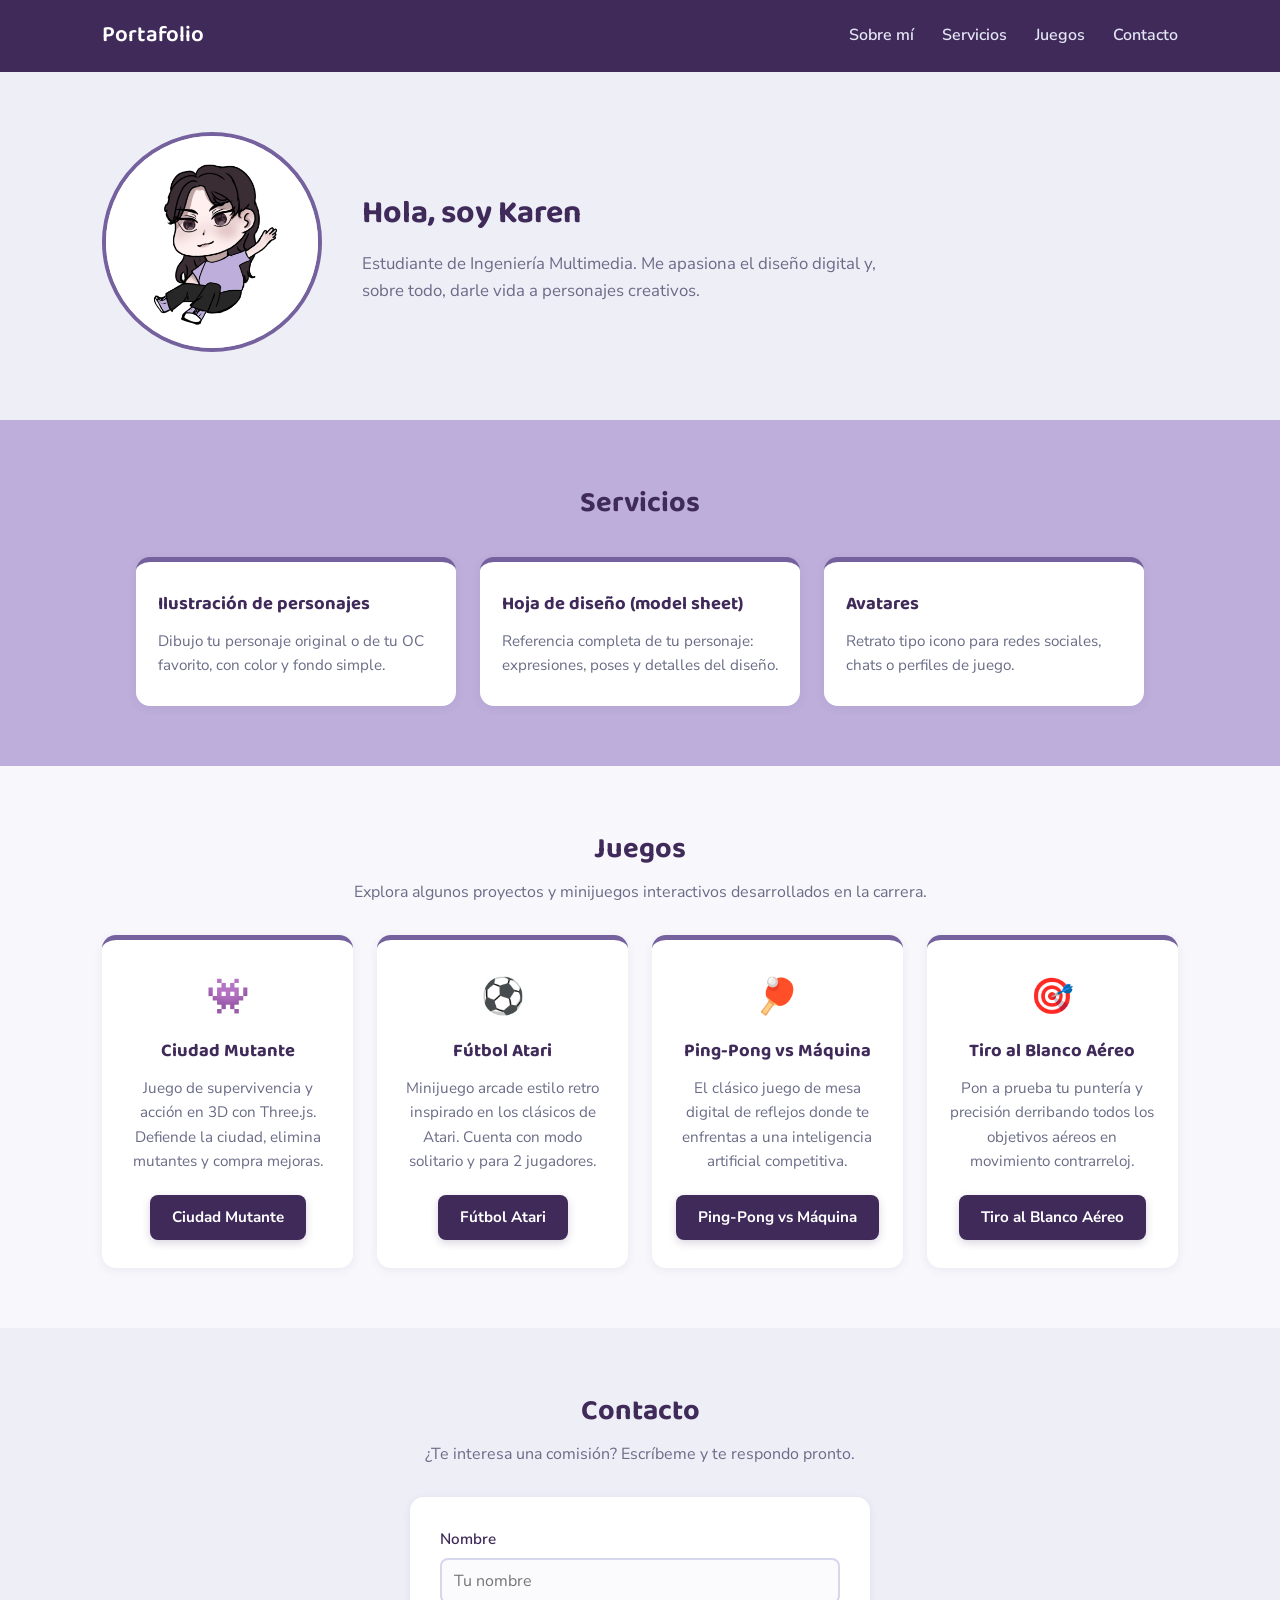
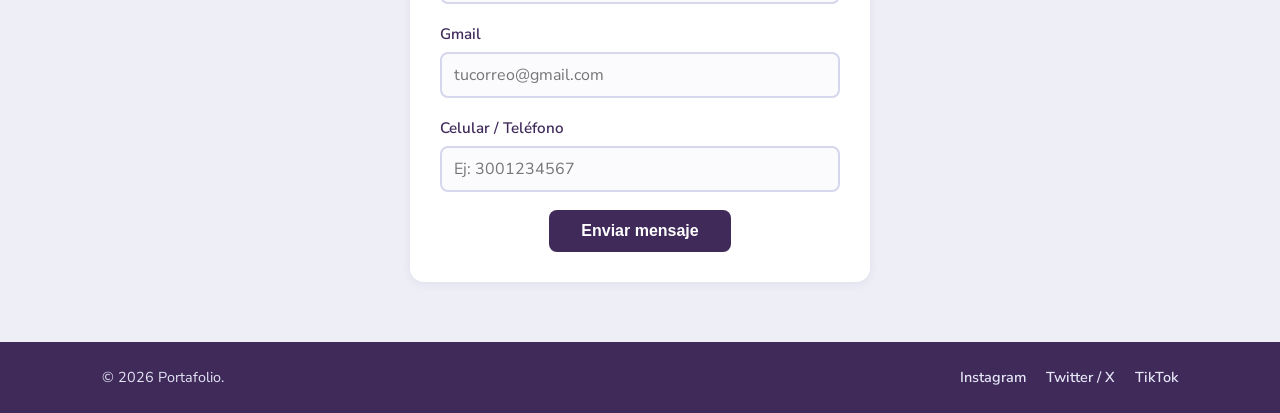
<file: index.html>
<!DOCTYPE html>
<html lang="es">
<head>
  <meta charset="UTF-8">
  <meta name="viewport" content="width=device-width, initial-scale=1.0">
  <title>Mi Portafolio · Ilustración de Personajes</title>
  <link rel="preconnect" href="https://fonts.googleapis.com">
  <link href="https://fonts.googleapis.com/css2?family=Baloo+2:wght@500;600;700&family=Nunito+Sans:wght@400;600;700&display=swap" rel="stylesheet">
  <link rel="stylesheet" href="styles.css">
  <style>
    /* Estilos dedicados para la sección de Juegos */
    .juegos {
      background-color: #F8F7FC;
    }
    .juegos h2 {
      color: #3f2a5a;
      font-size: 1.8rem;
      margin-bottom: 8px;
      text-align: center;
    }
    .juegos-intro {
      text-align: center;
      color: #6A6C87;
      margin-bottom: 30px;
    }
    .tarjetas-juegos {
      display: flex;
      flex-wrap: wrap;
      gap: 24px;
      justify-content: center;
    }
    .tarjeta-juego {
      display: flex;
      flex-direction: column;
      align-items: center;
      text-align: center;
      transition: transform 0.25s ease, box-shadow 0.25s ease;
    }
    .tarjeta-juego:hover {
      transform: translateY(-6px);
      box-shadow: 0 8px 24px rgba(58, 62, 108, 0.16);
    }
    .juego-icono {
      font-size: 2.2rem;
      margin-bottom: 12px;
      display: block;
    }
    .tarjeta-juego h3 {
      color: #3f2a5a;
      font-size: 1.15rem;
      margin-bottom: 10px;
    }
    .tarjeta-juego p {
      color: #6A6C87;
      font-size: 0.95rem;
      margin-bottom: 22px;
      flex-grow: 1;
    }
    .btn-juego {
      display: inline-block;
      padding: 10px 22px;
      background-color: #3f2a5a !important;
      color: #ffffff !important;
      font-size: 0.95rem;
      font-weight: 700;
      border-radius: 8px;
      text-decoration: none !important;
      box-shadow: 0 3px 8px rgba(63, 42, 90, 0.2);
      transition: background-color 0.2s ease, transform 0.2s ease;
      cursor: pointer;
    }
    .btn-juego:hover,
    .btn-juego:focus-visible {
      background-color: #75619d !important;
      color: #ffffff !important;
      transform: scale(1.04);
    }
  </style>
</head>
<body>

  <header class="site-header">
    <nav class="navbar">
      <p class="logo">Portafolio</p>
      <ul class="nav-links">
        <li><a href="#sobre-mi">Sobre mí</a></li>
        <li><a href="#servicios">Servicios</a></li>
        <li><a href="#juegos">Juegos</a></li>
        <li><a href="#contacto">Contacto</a></li>
      </ul>
    </nav>
  </header>

  <main>

    <section id="sobre-mi" class="sobre-mi">
      <div class="avatar-container">
        <img src="avatar.jpeg" alt="Foto o avatar de la ilustradora" class="avatar">
      </div>
      <div class="sobre-mi-texto">
        <h1>Hola, soy Karen</h1>
        <p>Estudiante de Ingeniería Multimedia. Me apasiona el diseño digital y, sobre todo, darle vida a personajes creativos.</p>
      </div>
    </section>

    <section id="servicios" class="servicios">
      <h2>Servicios</h2>
      <div class="tarjetas">

        <article class="tarjeta">
          <h3>Ilustración de personajes</h3>
          <p>Dibujo tu personaje original o de tu OC favorito, con color y fondo simple.</p>
        </article>

        <article class="tarjeta">
          <h3>Hoja de diseño (model sheet)</h3>
          <p>Referencia completa de tu personaje: expresiones, poses y detalles del diseño.</p>
        </article>

        <article class="tarjeta">
          <h3>Avatares</h3>
          <p>Retrato tipo icono para redes sociales, chats o perfiles de juego.</p>
        </article>

      </div>
    </section>

    <section id="juegos" class="juegos">
      <h2>Juegos</h2>
      <p class="juegos-intro">Explora algunos proyectos y minijuegos interactivos desarrollados en la carrera.</p>
      <div class="tarjetas tarjetas-juegos">

        <article class="tarjeta tarjeta-juego">
          <div class="juego-icono">👾</div>
          <h3>Ciudad Mutante</h3>
          <p>Juego de supervivencia y acción en 3D con Three.js. Defiende la ciudad, elimina mutantes y compra mejoras.</p>
          <a href="Ciudad Mutante.html" class="btn-juego" style="display: inline-block; padding: 10px 22px; background-color: #3f2a5a; color: #ffffff; font-weight: 700; border-radius: 8px; text-decoration: none;">Ciudad Mutante</a>
        </article>

        <article class="tarjeta tarjeta-juego">
          <div class="juego-icono">⚽</div>
          <h3>Fútbol Atari</h3>
          <p>Minijuego arcade estilo retro inspirado en los clásicos de Atari. Cuenta con modo solitario y para 2 jugadores.</p>
          <a href="Fútbol Atari.html" class="btn-juego" style="display: inline-block; padding: 10px 22px; background-color: #3f2a5a; color: #ffffff; font-weight: 700; border-radius: 8px; text-decoration: none;">Fútbol Atari</a>
        </article>

        <article class="tarjeta tarjeta-juego">
          <div class="juego-icono">🏓</div>
          <h3>Ping-Pong vs Máquina</h3>
          <p>El clásico juego de mesa digital de reflejos donde te enfrentas a una inteligencia artificial competitiva.</p>
          <a href="Ping-pong contra la máquina.html" class="btn-juego" style="display: inline-block; padding: 10px 22px; background-color: #3f2a5a; color: #ffffff; font-weight: 700; border-radius: 8px; text-decoration: none;">Ping-Pong vs Máquina</a>
        </article>

        <article class="tarjeta tarjeta-juego">
          <div class="juego-icono">🎯</div>
          <h3>Tiro al Blanco Aéreo</h3>
          <p>Pon a prueba tu puntería y precisión derribando todos los objetivos aéreos en movimiento contrarreloj.</p>
          <a href="Tiro al blanco aéreo (1).html" class="btn-juego" style="display: inline-block; padding: 10px 22px; background-color: #3f2a5a; color: #ffffff; font-weight: 700; border-radius: 8px; text-decoration: none;">Tiro al Blanco Aéreo</a>
        </article>

      </div>
    </section>

    <section id="contacto" class="contacto">
      <h2>Contacto</h2>
      <p class="contacto-intro">¿Te interesa una comisión? Escríbeme y te respondo pronto.</p>

      <form class="formulario-contacto" action="#" method="post">
        <div class="campo">
          <label for="nombre">Nombre</label>
          <input type="text" id="nombre" name="nombre" placeholder="Tu nombre" required>
        </div>

        <div class="campo">
          <label for="gmail">Gmail</label>
          <input type="email" id="gmail" name="gmail" placeholder="tucorreo@gmail.com" required>
        </div>

        <div class="campo">
          <label for="celular">Celular / Teléfono</label>
          <input type="tel" id="celular" name="celular" placeholder="Ej: 3001234567">
        </div>

        <button type="submit">Enviar mensaje</button>
      </form>
    </section>

  </main>

  <footer class="site-footer">
    <p>&copy; 2026 Portafolio. </p>
    <ul class="redes">
      <li><a href="#">Instagram</a></li>
      <li><a href="#">Twitter / X</a></li>
      <li><a href="#">TikTok</a></li>
    </ul>
  </footer>

</body>
</html>
</file>
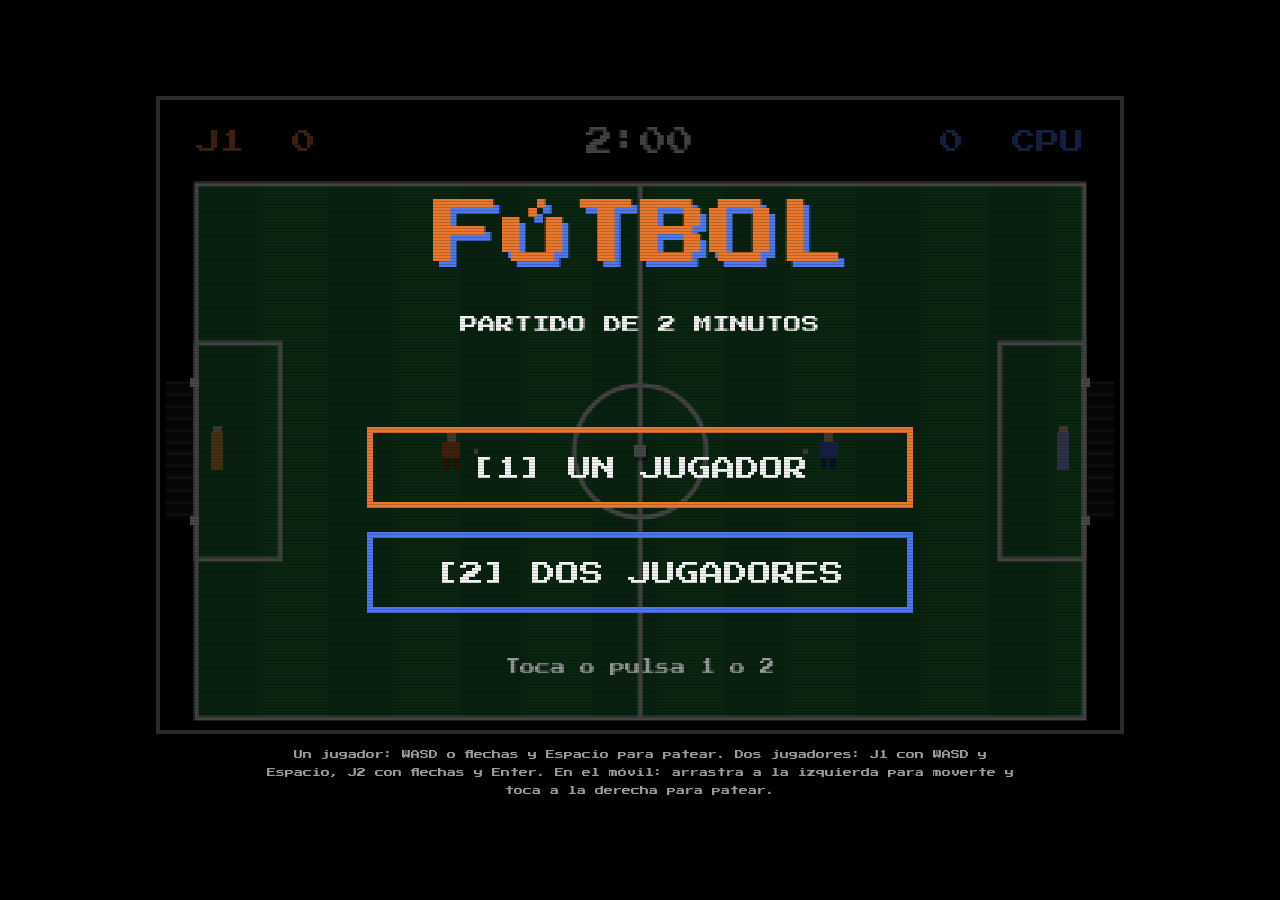
<file: Fútbol Atari.html>
<!DOCTYPE html>
<html lang="es">
<head>
<meta charset="utf-8">
<meta name="viewport" content="width=device-width, initial-scale=1, viewport-fit=cover">
<title>Fútbol Atari</title>
<link href="https://fonts.googleapis.com/css2?family=Press+Start+2P&display=swap" rel="stylesheet">
<style>
:root{--bg:#000;--fg:#f2f2f2;--dim:#9a9a9a;color-scheme:dark;box-sizing:border-box;padding-top:env(safe-area-inset-top,0px);padding-bottom:env(safe-area-inset-bottom,0px)}
@media (prefers-color-scheme:dark){:root:not([data-theme="light"]){--bg:#000;--fg:#f2f2f2;--dim:#9a9a9a}}
:root[data-theme="dark"]{--bg:#000;--fg:#f2f2f2;--dim:#9a9a9a}
html{scroll-padding-top:env(safe-area-inset-top,0px)}
html,body{height:100%;margin:0}
body{background:var(--bg);color:var(--fg);font-family:'Press Start 2P',monospace;display:flex;flex-direction:column;align-items:center;justify-content:center;gap:16px;padding:8px;box-sizing:border-box}
.wrap{position:relative;width:min(100%,960px)}
canvas{display:block;width:100%;aspect-ratio:640/420;image-rendering:pixelated;touch-action:none;background:#000;outline:4px solid #2a2a2a}
.wrap::after{content:"";position:absolute;inset:0;pointer-events:none;background:repeating-linear-gradient(0deg,rgba(0,0,0,.18) 0 1px,transparent 1px 3px)}
p{font-size:9px;line-height:2;color:var(--dim);text-align:center;margin:0;max-width:760px}
</style>
</head>
<body>
<div class="wrap"><canvas id="c" width="640" height="420"></canvas></div>
<p>Un jugador: WASD o flechas y Espacio para patear. Dos jugadores: J1 con WASD y Espacio, J2 con flechas y Enter. En el móvil: arrastra a la izquierda para moverte y toca a la derecha para patear.</p>
<script>
const cv=document.getElementById('c'),ctx=cv.getContext('2d');
const W=640,H=420,L=24,R=616,TP=56,B=412,CY=(TP+B)/2,GY1=CY-46,GY2=CY+46;
const C1='#e8782e',C2='#4c78f0';
let mode='menu',solo=true,score=[0,0],frames=7200,pause=0,keys={};
const touch={x:0,y:0,kick:0,id:null,kid:null,ox:0,oy:0};
const ball={x:0,y:0,vx:0,vy:0};
const mk=t=>({t,x:0,y:0,fx:t?-1:1,fy:0,vx:0,vy:0,cool:0});
const P=[mk(0),mk(1)],GK=[mk(0),mk(1)];
let ac;
function beep(f,d,type='square',v=.06){try{ac=ac||new(window.AudioContext||window.webkitAudioContext)();const o=ac.createOscillator(),g=ac.createGain();o.type=type;o.frequency.value=f;g.gain.value=v;o.connect(g);g.connect(ac.destination);o.start();o.stop(ac.currentTime+d)}catch(e){}}
function jingle(a){a.forEach((f,i)=>setTimeout(()=>beep(f,.14),i*130))}

function reset(){
  ball.x=(L+R)/2;ball.y=CY;ball.vx=ball.vy=0;
  P[0].x=L+170;P[1].x=R-170;
  P.forEach(p=>{p.y=CY;p.vx=p.vy=0;p.fx=p.t?-1:1;p.fy=0;p.cool=0});
  GK[0].x=L+14;GK[1].x=R-14;GK.forEach(g=>g.y=CY);
}
function start(n){solo=n===1;score=[0,0];frames=7200;reset();mode='play';jingle([440,660])}
reset();

addEventListener('keydown',e=>{
  keys[e.code]=1;
  if(['Space','ArrowUp','ArrowDown','ArrowLeft','ArrowRight','Enter'].includes(e.code))e.preventDefault();
  if(mode==='menu'){if(e.code==='Digit1'||e.code==='Numpad1')start(1);if(e.code==='Digit2'||e.code==='Numpad2')start(2)}
  else if(mode==='end'&&e.code==='Enter')mode='menu';
  else if(e.code==='Escape')mode='menu';
});
addEventListener('keyup',e=>{keys[e.code]=0});
addEventListener('blur',()=>{keys={}});

function pos(e){const r=cv.getBoundingClientRect();return[(e.clientX-r.left)*W/r.width,(e.clientY-r.top)*H/r.height]}
cv.addEventListener('pointerdown',e=>{
  const[x,y]=pos(e);
  if(mode==='menu'){start(y<285?1:2);return}
  if(mode==='end'){mode='menu';return}
  if(x<W/2){touch.id=e.pointerId;touch.ox=x;touch.oy=y}else{touch.kick=1;touch.kid=e.pointerId}
  try{cv.setPointerCapture(e.pointerId)}catch(_){}
});
cv.addEventListener('pointermove',e=>{
  if(e.pointerId!==touch.id)return;
  const[x,y]=pos(e);let dx=(x-touch.ox)/28,dy=(y-touch.oy)/28;const l=Math.hypot(dx,dy);
  if(l>1){dx/=l;dy/=l}
  touch.x=l<.3?0:dx;touch.y=l<.3?0:dy;
});
function up(e){
  if(e.pointerId===touch.id){touch.id=null;touch.x=touch.y=0}
  if(e.pointerId===touch.kid){touch.kid=null;touch.kick=0}
}
cv.addEventListener('pointerup',up);cv.addEventListener('pointercancel',up);

const axis=(n,p)=>(keys[p]?1:0)-(keys[n]?1:0);
const clamp=(v,a,b)=>Math.max(a,Math.min(b,v));
function human(i){
  let dx,dy,k;
  if(i===0){
    dx=axis('KeyA','KeyD')+touch.x;dy=axis('KeyW','KeyS')+touch.y;k=keys.Space||touch.kick;
    if(solo){dx+=axis('ArrowLeft','ArrowRight');dy+=axis('ArrowUp','ArrowDown');k=k||keys.Enter}
  }else{
    dx=axis('ArrowLeft','ArrowRight');dy=axis('ArrowUp','ArrowDown');k=keys.Enter;
  }
  return{dx:clamp(dx,-1,1),dy:clamp(dy,-1,1),k:!!k};
}

function move(p,dx,dy,k,sp,aim){
  const l=Math.hypot(dx,dy);
  if(l>0){dx/=l;dy/=l;p.fx=dx;p.fy=dy}
  if(aim){p.fx=aim[0];p.fy=aim[1]}
  p.vx=dx*sp;p.vy=dy*sp;
  p.x=clamp(p.x+p.vx,L+8,R-8);p.y=clamp(p.y+p.vy,TP+12,B-12);
  if(p.cool>0)p.cool--;
  const ex=ball.x-p.x,ey=ball.y-p.y,d=Math.hypot(ex,ey)||1;
  if(k&&p.cool===0&&d<28){ball.vx=p.fx*9.2;ball.vy=p.fy*9.2;p.cool=16;beep(220,.06)}
  else if(d<15&&!(ball.ign>0)){
    const nx=ex/d,ny=ey/d;
    ball.x=p.x+nx*15;ball.y=p.y+ny*15;
    ball.vx=nx*1.8+p.vx*1.5;ball.vy=ny*1.8+p.vy*1.5;
  }
}

function cpu(p){
  const gx=p.t?L:R;
  let ax=gx-ball.x,ay=CY-ball.y;const al=Math.hypot(ax,ay)||1;ax/=al;ay/=al;
  const rel=(p.x-ball.x)*ax+(p.y-ball.y)*ay,d=Math.hypot(ball.x-p.x,ball.y-p.y);
  let tx,ty;
  if(rel<-3&&d<300){tx=ball.x;ty=ball.y}else{tx=ball.x-ax*24;ty=ball.y-ay*24}
  let dx=tx-p.x,dy=ty-p.y;
  if(Math.hypot(dx,dy)<3){dx=0;dy=0}
  const k=d<26&&rel<-1;
  let aim=null;
  if(k){const a=Math.atan2(ay,ax)+(Math.random()-.5)*.35;aim=[Math.cos(a),Math.sin(a)]}
  move(p,dx,dy,k,2.15,aim);
}

function goalie(g){
  const ty=clamp(ball.y,GY1+2,GY2-2);
  g.y+=clamp(ty-g.y,-2.1,2.1);
  const dir=g.t?-1:1;
  if(Math.abs(ball.x-g.x)<10&&Math.abs(ball.y-g.y)<16){
    ball.vx=dir*Math.max(5,Math.abs(ball.vx)*.9);
    ball.vy+=(ball.y-g.y)*.15;
    ball.x=g.x+dir*11;beep(140,.05);
  }
}

function stepBall(){
  const r=5;
  ball.x+=ball.vx;ball.y+=ball.vy;ball.vx*=.986;ball.vy*=.986;
  if(Math.hypot(ball.vx,ball.vy)<.05)ball.vx=ball.vy=0;
  if(ball.y<TP+r){ball.y=TP+r;ball.vy=Math.abs(ball.vy)*.8}
  if(ball.y>B-r){ball.y=B-r;ball.vy=-Math.abs(ball.vy)*.8}
  const open=ball.y>GY1+r&&ball.y<GY2-r;
  if(ball.x<L){if(open){if(ball.x<L-6)return 1}else{ball.x=L;ball.vx=Math.abs(ball.vx)*.8}}
  if(ball.x>R){if(open){if(ball.x>R+6)return 0}else{ball.x=R;ball.vx=-Math.abs(ball.vx)*.8}}
  if(ball.ign>0)ball.ign--;
  const nearC=(ball.x<L+14||ball.x>R-14)&&(ball.y<TP+14||ball.y>B-14);
  if(nearC){
    if((ball.st=(ball.st||0)+1)>15){ball.vx=(ball.x<(L+R)/2?1:-1)*4;ball.vy=(ball.y<CY?1:-1)*3;ball.st=0;ball.ign=14;beep(180,.05)}
  }else ball.st=0;
  return -1;
}

function step(){
  if(mode==='goal'){
    ball.vx*=.7;ball.vy*=.7;
    if(--pause<=0){if(frames<=0){mode='end';jingle([330,330,220])}else{reset();mode='play'}}
    return;
  }
  if(mode!=='play')return;
  const h0=human(0);move(P[0],h0.dx,h0.dy,h0.k,2.6);
  if(solo)cpu(P[1]);else{const h1=human(1);move(P[1],h1.dx,h1.dy,h1.k,2.6)}
  GK.forEach(goalie);
  const s=stepBall();
  if(s>=0){score[s]++;mode='goal';pause=110;jingle([523,659,784,1046])}
  if(--frames<=0&&mode==='play'){mode='end';jingle([330,330,220])}
}

function txt(t,x,y,size,col,al='center'){
  ctx.font=size+"px 'Press Start 2P',monospace";ctx.textAlign=al;ctx.textBaseline='middle';ctx.fillStyle=col;ctx.fillText(t,x,y);
}
function drawField(){
  ctx.fillStyle='#000';ctx.fillRect(0,0,W,H);
  for(let x=L,i=0;x<R;x+=44,i++){ctx.fillStyle=i%2?'#238a3c':'#1e7a36';ctx.fillRect(x,TP,Math.min(44,R-x),B-TP)}
  ctx.fillStyle='#161616';
  ctx.fillRect(4,GY1,L-4,GY2-GY1);ctx.fillRect(R,GY1,L-4,GY2-GY1);
  ctx.strokeStyle='#555';ctx.lineWidth=1;
  for(let y=GY1;y<=GY2;y+=8){ctx.beginPath();ctx.moveTo(4,y);ctx.lineTo(L,y);ctx.moveTo(R,y);ctx.lineTo(R+L-4,y);ctx.stroke()}
  ctx.strokeStyle='#f2f2f2';ctx.lineWidth=3;
  ctx.strokeRect(L,TP,R-L,B-TP);
  ctx.beginPath();ctx.moveTo((L+R)/2,TP);ctx.lineTo((L+R)/2,B);ctx.stroke();
  ctx.beginPath();ctx.arc((L+R)/2,CY,44,0,7);ctx.stroke();
  ctx.strokeRect(L,CY-72,56,144);ctx.strokeRect(R-56,CY-72,56,144);
  ctx.fillStyle='#fff';
  [GY1,GY2].forEach(y=>{ctx.fillRect(L-4,y-3,6,6);ctx.fillRect(R-2,y-3,6,6)});
}
function sprite(x,y,col,dark,keeper){
  x=Math.round(x);y=Math.round(y);
  if(keeper){ctx.fillStyle=col;ctx.fillRect(x-4,y-13,8,26);ctx.fillStyle='#f4c79a';ctx.fillRect(x-3,y-17,6,5);return}
  ctx.fillStyle=dark;ctx.fillRect(x-5,y+5,4,7);ctx.fillRect(x+1,y+5,4,7);
  ctx.fillStyle=col;ctx.fillRect(x-6,y-6,12,11);
  ctx.fillStyle='#f4c79a';ctx.fillRect(x-3,y-12,6,6);
}
function drawHUD(){
  txt('J1  '+score[0],24,28,16,C1,'left');
  txt(score[1]+'  '+(solo?'CPU':'J2'),W-24,28,16,C2,'right');
  const s=Math.max(0,Math.ceil(frames/60)),m=Math.floor(s/60);
  const low=s<=10&&Math.floor(performance.now()/300)%2;
  txt(m+':'+String(s%60).padStart(2,'0'),W/2,28,18,low?'#ff4a3a':'#f2f2f2');
}
function draw(){
  drawField();
  GK.forEach(g=>sprite(g.x,g.y,g.t?'#9db6ff':'#f5b04a','',true));
  P.forEach(p=>{
    sprite(p.x,p.y,p.t?C2:C1,p.t?'#233a85':'#8a4210');
    ctx.fillStyle='rgba(255,255,255,.8)';ctx.fillRect(Math.round(p.x+p.fx*16)-1,Math.round(p.y+p.fy*16)-1,3,3);
  });
  ctx.fillStyle='rgba(0,0,0,.35)';ctx.fillRect(Math.round(ball.x)-3,Math.round(ball.y)-1,8,8);
  ctx.fillStyle='#fff';ctx.fillRect(Math.round(ball.x)-4,Math.round(ball.y)-4,8,8);
  drawHUD();
  if(mode==='goal'){
    txt('¡GOL!',W/2,CY,56,Math.floor(performance.now()/120)%2?C1:C2);
  }
  if(mode==='menu'){
    ctx.fillStyle='rgba(0,0,0,.72)';ctx.fillRect(0,0,W,H);
    txt('FÚTBOL',W/2+4,94,46,C2);txt('FÚTBOL',W/2,90,46,C1);
    txt('PARTIDO DE 2 MINUTOS',W/2,150,12,'#f2f2f2');
    [['[1] UN JUGADOR',220],['[2] DOS JUGADORES',290]].forEach(([t,y],i)=>{
      ctx.strokeStyle=i?C2:C1;ctx.lineWidth=4;ctx.strokeRect(140,y,360,50);
      txt(t,W/2,y+26,16,'#f2f2f2');
    });
    txt('Toca o pulsa 1 o 2',W/2,378,10,'#9a9a9a');
  }
  if(mode==='end'){
    ctx.fillStyle='rgba(0,0,0,.78)';ctx.fillRect(0,0,W,H);
    const a=score[0],b=score[1];
    const res=a>b?(solo?'¡GANASTE!':'GANA J1'):b>a?(solo?'GANA LA MÁQUINA':'GANA J2'):'EMPATE';
    txt('FIN DEL TIEMPO',W/2,110,20,'#f2f2f2');
    txt(a+' - '+b,W/2,190,48,'#f2f2f2');
    txt(res,W/2,260,22,a>b?C1:b>a?C2:'#f2f2f2');
    txt('ENTER O TOCA PARA VOLVER',W/2,340,11,'#9a9a9a');
  }
}

let last=0,acc=0;
function frame(t){
  acc+=Math.min(t-last,100);last=t;
  while(acc>=16.667){step();acc-=16.667}
  draw();requestAnimationFrame(frame);
}
requestAnimationFrame(frame);
</script>
</body>
</html>
</file>
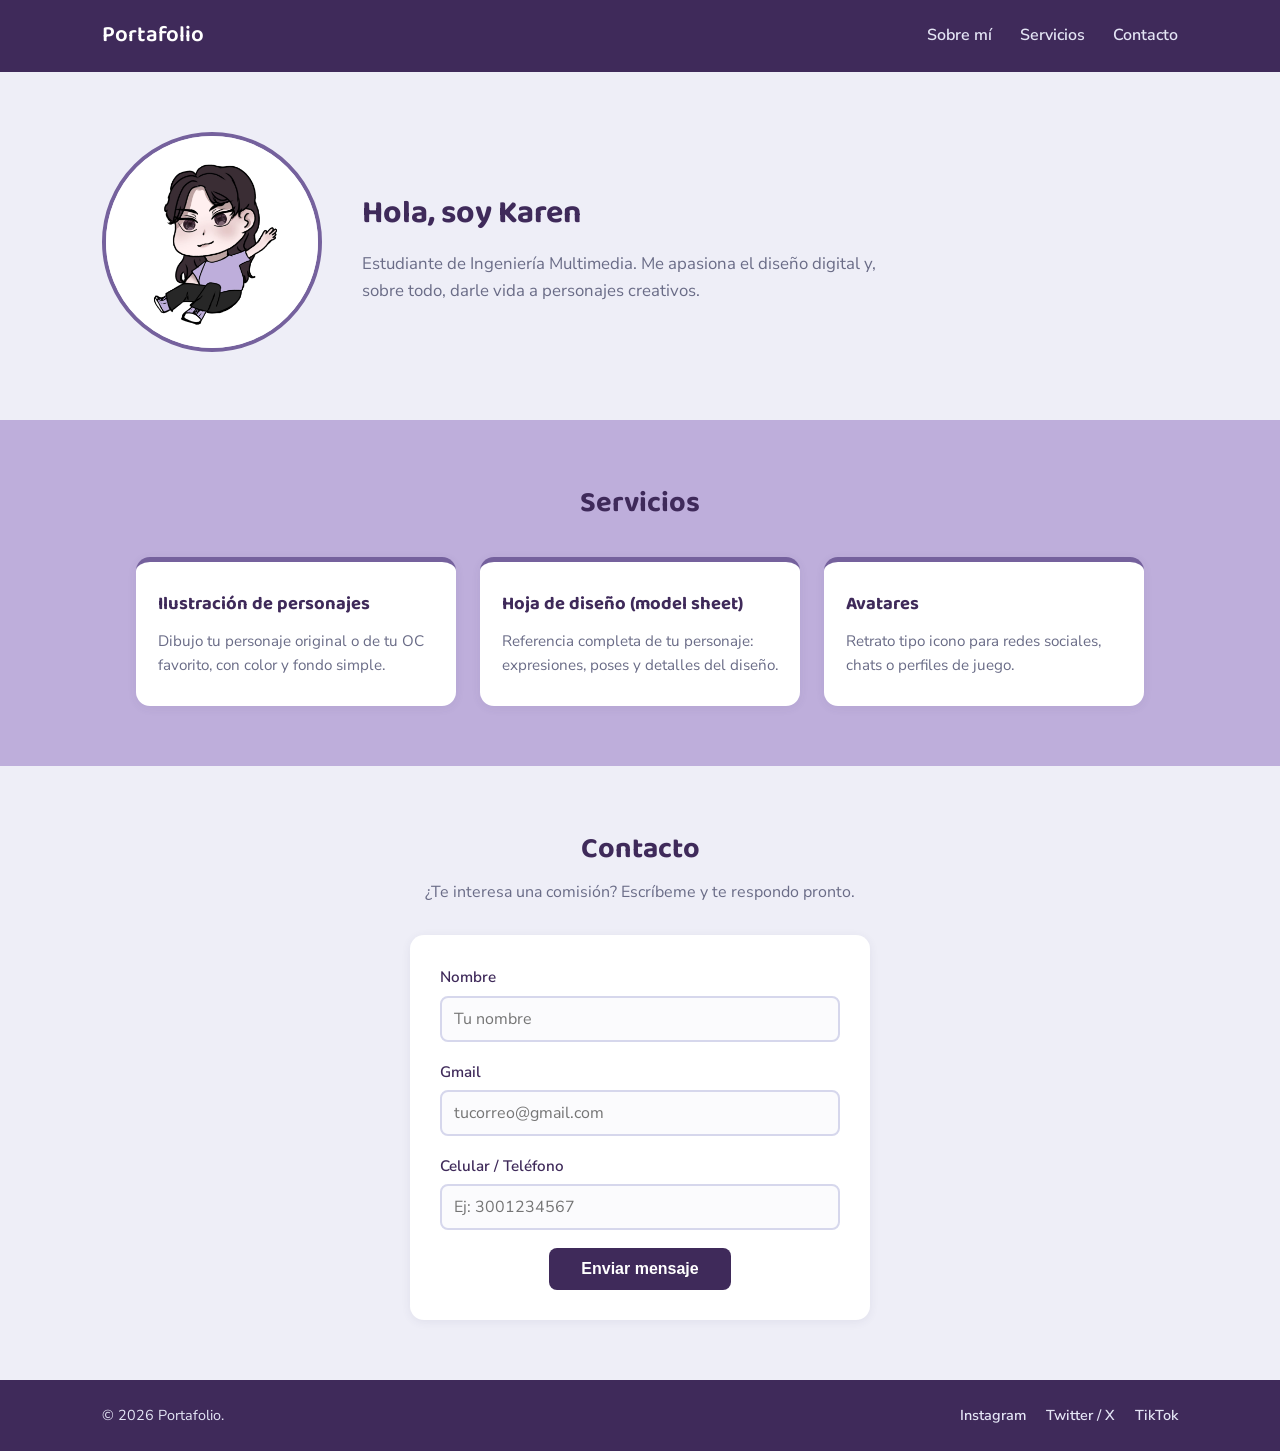
<file: intex.html>
<!DOCTYPE html>
<html lang="es">
<head>
  <meta charset="UTF-8">
  <meta name="viewport" content="width=device-width, initial-scale=1.0">
  <title>Mi Portafolio · Ilustración de Personajes</title>
  <link rel="preconnect" href="https://fonts.googleapis.com">
  <link href="https://fonts.googleapis.com/css2?family=Baloo+2:wght@500;600;700&family=Nunito+Sans:wght@400;600;700&display=swap" rel="stylesheet">
  <link rel="stylesheet" href="styles.css">
</head>
<body>

  <header class="site-header">
    <nav class="navbar">
      <p class="logo">Portafolio</p>
      <ul class="nav-links">
        <li><a href="#sobre-mi">Sobre mí</a></li>
        <li><a href="#servicios">Servicios</a></li>
        <li><a href="#contacto">Contacto</a></li>
      </ul>
    </nav>
  </header>

  <main>

    <section id="sobre-mi" class="sobre-mi">
      <div class="avatar-container">
        <img src="avatar.jpeg" alt="Foto o avatar de la ilustradora" class="avatar">
      </div>
      <div class="sobre-mi-texto">
        <h1>Hola, soy Karen</h1>
        <p>Estudiante de Ingeniería Multimedia. Me apasiona el diseño digital y, sobre todo, darle vida a personajes creativos.</p>
      </div>
    </section>

    <section id="servicios" class="servicios">
      <h2>Servicios</h2>
      <div class="tarjetas">

        <article class="tarjeta">
          <h3>Ilustración de personajes</h3>
          <p>Dibujo tu personaje original o de tu OC favorito, con color y fondo simple.</p>
        </article>

        <article class="tarjeta">
          <h3>Hoja de diseño (model sheet)</h3>
          <p>Referencia completa de tu personaje: expresiones, poses y detalles del diseño.</p>
        </article>

        <article class="tarjeta">
          <h3>Avatares</h3>
          <p>Retrato tipo icono para redes sociales, chats o perfiles de juego.</p>
        </article>

      </div>
    </section>

    <section id="contacto" class="contacto">
      <h2>Contacto</h2>
      <p class="contacto-intro">¿Te interesa una comisión? Escríbeme y te respondo pronto.</p>

      <form class="formulario-contacto" action="#" method="post">
        <div class="campo">
          <label for="nombre">Nombre</label>
          <input type="text" id="nombre" name="nombre" placeholder="Tu nombre" required>
        </div>

        <div class="campo">
          <label for="gmail">Gmail</label>
          <input type="email" id="gmail" name="gmail" placeholder="tucorreo@gmail.com" required>
        </div>

        <div class="campo">
          <label for="celular">Celular / Teléfono</label>
          <input type="tel" id="celular" name="celular" placeholder="Ej: 3001234567">
        </div>

        <button type="submit">Enviar mensaje</button>
      </form>
    </section>

  </main>

  <footer class="site-footer">
    <p>&copy; 2026 Portafolio. </p>
    <ul class="redes">
      <li><a href="#">Instagram</a></li>
      <li><a href="#">Twitter / X</a></li>
      <li><a href="#">TikTok</a></li>
    </ul>
  </footer>

</body>
</html>
</file>
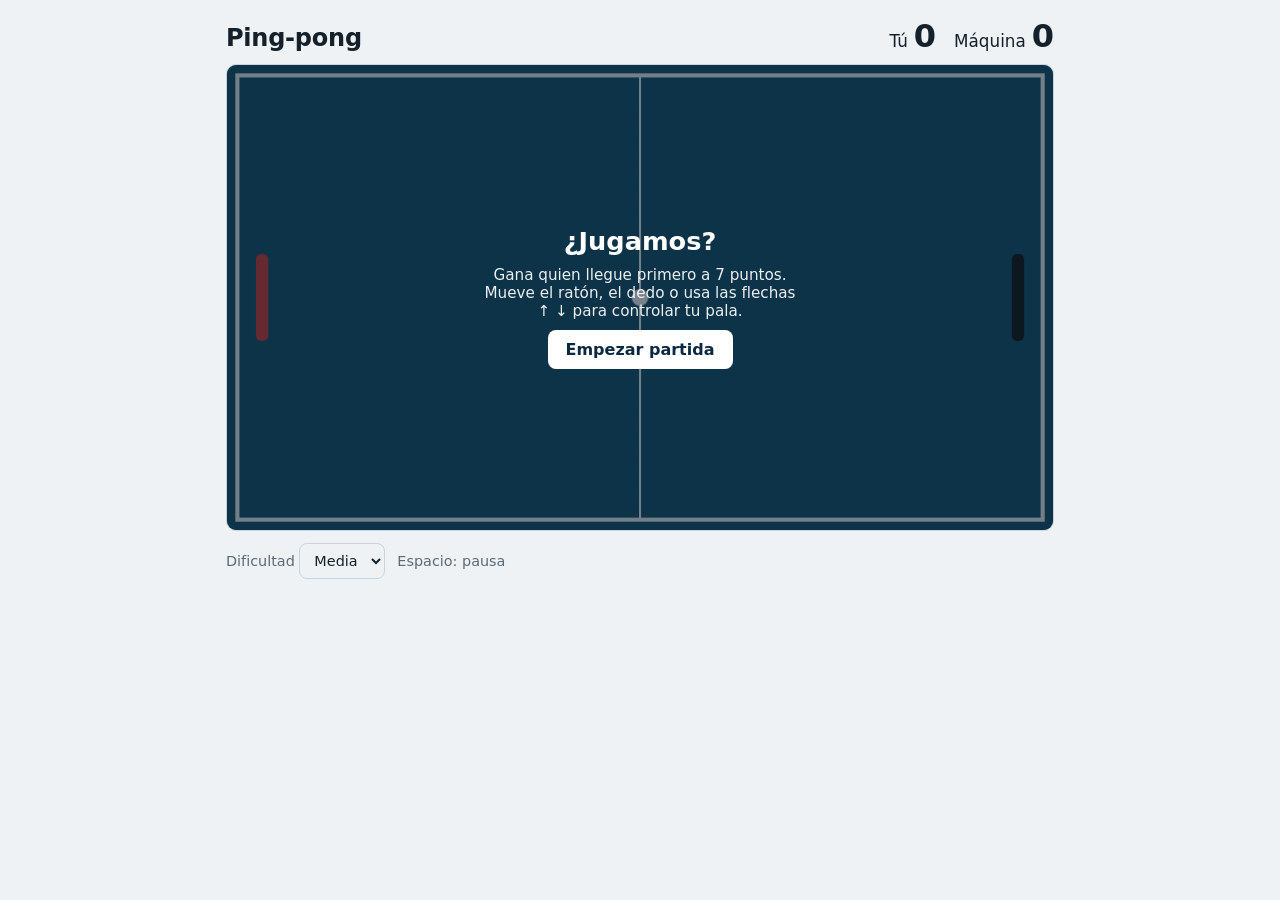
<file: Ping-pong contra la máquina.html>
<!DOCTYPE html>
<html lang="es">
<head>
<meta charset="utf-8">
<meta name="viewport" content="width=device-width, initial-scale=1, viewport-fit=cover">
<title>Ping-pong contra la máquina</title>
<style>
:root{color-scheme:light;--bg:#eef2f5;--ink:#14212b;--mute:#5b6b78;--btn:#14212b;--btnink:#fff;--line:#c9d3db;box-sizing:border-box;padding-top:env(safe-area-inset-top,0px);padding-bottom:env(safe-area-inset-bottom,0px)}
@media (prefers-color-scheme:dark){:root:not([data-theme="light"]){color-scheme:dark;--bg:#0f1519;--ink:#e8eef2;--mute:#8fa1ae;--btn:#e8eef2;--btnink:#0f1519;--line:#2a3640}}
:root[data-theme="dark"]{color-scheme:dark;--bg:#0f1519;--ink:#e8eef2;--mute:#8fa1ae;--btn:#e8eef2;--btnink:#0f1519;--line:#2a3640}
*{box-sizing:border-box}
html,body{margin:0;background:var(--bg);color:var(--ink);font-family:system-ui,-apple-system,"Segoe UI",Roboto,sans-serif}
main{max-width:860px;margin:0 auto;padding:20px 16px 28px}
.top{display:flex;justify-content:space-between;align-items:flex-end;gap:12px;flex-wrap:wrap;margin-bottom:12px}
h1{font-size:1.5rem;margin:0;letter-spacing:-.01em}
.score{display:flex;gap:18px;font-variant-numeric:tabular-nums;font-size:1.05rem}
.score b{font-size:2rem;line-height:1;margin-left:6px}
.stage{position:relative;border-radius:10px;overflow:hidden;border:1px solid var(--line);touch-action:none}
canvas{display:block;width:100%;height:auto;cursor:none}
.msg{position:absolute;inset:0;display:flex;flex-direction:column;align-items:center;justify-content:center;gap:10px;text-align:center;color:#fff;background:rgba(8,28,44,.55);padding:16px}
.msg[hidden]{display:none}
.msg h2{margin:0;font-size:1.6rem}
.msg p{margin:0;max-width:34ch;font-size:.95rem;opacity:.92}
button{font:inherit;cursor:pointer;border:0;border-radius:8px;padding:10px 18px;background:var(--btn);color:var(--btnink);font-weight:600}
button:focus-visible,select:focus-visible{outline:3px solid #f5a524;outline-offset:2px}
.msg button{background:#fff;color:#0b2a42}
.bar{display:flex;gap:12px;align-items:center;flex-wrap:wrap;margin-top:12px;color:var(--mute);font-size:.9rem}
select{font:inherit;padding:8px 10px;border-radius:8px;border:1px solid var(--line);background:var(--bg);color:var(--ink)}
</style>
</head>
<body>
<main>
  <div class="top">
    <h1>Ping-pong</h1>
    <div class="score" aria-live="polite"><span>Tú<b id="sp">0</b></span><span>Máquina<b id="sm">0</b></span></div>
  </div>
  <div class="stage">
    <canvas id="c" width="800" height="450" aria-label="Mesa de ping-pong"></canvas>
    <div class="msg" id="msg">
      <h2 id="mt">¿Jugamos?</h2>
      <p id="mp">Gana quien llegue primero a 7 puntos. Mueve el ratón, el dedo o usa las flechas ↑ ↓ para controlar tu pala.</p>
      <button id="go">Empezar partida</button>
    </div>
  </div>
  <div class="bar">
    <label>Dificultad
      <select id="lvl"><option value="facil">Fácil</option><option value="medio" selected>Media</option><option value="dificil">Difícil</option></select>
    </label>
    <span>Espacio: pausa</span>
  </div>
</main>
<script>
(function(){
const cv=document.getElementById('c'),ctx=cv.getContext('2d');
const W=800,H=450,PW=12,PH=84,R=8,WIN=7,MX=28;
const LV={facil:{sp:220,err:80},medio:{sp:330,err:40},dificil:{sp:450,err:12}};
const $=id=>document.getElementById(id);
const msg=$('msg'),mt=$('mt'),mp=$('mp'),go=$('go'),lvl=$('lvl');
let st='idle',sp=0,sm=0,py=H/2,ay=H/2,aiOff=0,wait=0,keys={};
const ball={x:W/2,y:H/2,vx:0,vy:0,s:0};
let ac=null;
function beep(f,d){try{ac=ac||new (window.AudioContext||window.webkitAudioContext)();const o=ac.createOscillator(),g=ac.createGain();o.frequency.value=f;o.type='square';g.gain.value=.04;o.connect(g);g.connect(ac.destination);o.start();o.stop(ac.currentTime+d)}catch(e){}}
function serve(dir){
  ball.x=W/2;ball.y=H/2;ball.s=300;
  const a=(Math.random()-.5)*.7;
  ball.vx=Math.cos(a)*ball.s*dir;ball.vy=Math.sin(a)*ball.s;
  wait=.8;aiOff=(Math.random()*2-1)*LV[lvl.value].err;
}
function start(){sp=sm=0;$('sp').textContent=0;$('sm').textContent=0;py=ay=H/2;st='play';msg.hidden=true;serve(Math.random()<.5?1:-1)}
function over(){
  st='idle';msg.hidden=false;
  const win=sp>sm;
  mt.textContent=win?'¡Ganaste!':'Gana la máquina';
  mp.textContent='Resultado final: '+sp+' a '+sm+'. '+(win?'Prueba una dificultad mayor.':'¿Revancha?');
  go.textContent='Jugar otra vez';
}
function pause(){
  if(st==='play'){st='pause';msg.hidden=false;mt.textContent='Pausa';mp.textContent='Pulsa continuar o la barra espaciadora.';go.textContent='Continuar'}
  else if(st==='pause'){st='play';msg.hidden=true}
}
go.onclick=()=>{st==='pause'?pause():start()};
addEventListener('keydown',e=>{
  if(e.code==='Space'){e.preventDefault();if(st==='idle')start();else pause()}
  if(e.code==='ArrowUp'||e.code==='ArrowDown'){e.preventDefault();keys[e.code]=1}
});
addEventListener('keyup',e=>{delete keys[e.code]});
function pointer(e){
  const r=cv.getBoundingClientRect();
  py=(e.clientY-r.top)*H/r.height;
}
cv.addEventListener('pointermove',pointer);
cv.addEventListener('pointerdown',pointer);
const clamp=(v,a,b)=>Math.max(a,Math.min(b,v));
function point(who){
  if(who==='p'){sp++;$('sp').textContent=sp}else{sm++;$('sm').textContent=sm}
  beep(who==='p'?660:180,.25);
  if(sp>=WIN||sm>=WIN){over();return}
  serve(who==='p'?1:-1);
}
function hit(left){
  const py_=left?py:ay;
  const rel=clamp((ball.y-py_)/(PH/2),-1,1);
  const a=rel*.9;
  ball.s=Math.min(ball.s*1.06,820);
  const d=left?1:-1;
  ball.vx=Math.cos(a)*ball.s*d;ball.vy=Math.sin(a)*ball.s;
  if(!left)aiOff=(Math.random()*2-1)*LV[lvl.value].err;
  beep(left?440:330,.05);
}
function update(dt){
  if(keys.ArrowUp)py-=520*dt;
  if(keys.ArrowDown)py+=520*dt;
  py=clamp(py,PH/2,H-PH/2);
  const L=LV[lvl.value];
  const target=ball.vx>0?ball.y+aiOff:H/2;
  const dy=target-ay,step=L.sp*dt;
  ay+=Math.abs(dy)<step?dy:Math.sign(dy)*step;
  ay=clamp(ay,PH/2,H-PH/2);
  if(wait>0){wait-=dt;return}
  ball.x+=ball.vx*dt;ball.y+=ball.vy*dt;
  if(ball.y<R){ball.y=R;ball.vy=Math.abs(ball.vy);beep(250,.03)}
  if(ball.y>H-R){ball.y=H-R;ball.vy=-Math.abs(ball.vy);beep(250,.03)}
  const lx=MX+PW,rx=W-MX-PW;
  if(ball.vx<0&&ball.x-R<=lx&&ball.x>MX-R&&Math.abs(ball.y-py)<=PH/2+R){ball.x=lx+R;hit(true)}
  else if(ball.vx>0&&ball.x+R>=rx&&ball.x<W-MX+R&&Math.abs(ball.y-ay)<=PH/2+R){ball.x=rx-R;hit(false)}
  if(ball.x<-R)point('m');
  else if(ball.x>W+R)point('p');
}
function paddle(x,y,c){
  ctx.fillStyle=c;ctx.beginPath();ctx.roundRect(x,y-PH/2,PW,PH,5);ctx.fill();
}
function draw(){
  ctx.fillStyle='#14506e';ctx.fillRect(0,0,W,H);
  ctx.strokeStyle='#f4f7f9';ctx.lineWidth=4;ctx.strokeRect(10,10,W-20,H-20);
  ctx.lineWidth=2;ctx.beginPath();ctx.moveTo(W/2,10);ctx.lineTo(W/2,H-10);ctx.stroke();
  ctx.fillStyle='rgba(255,255,255,.35)';
  for(let y=14;y<H-10;y+=22)ctx.fillRect(W/2-1,y,2,10);
  paddle(MX,py,'#d93a3a');paddle(W-MX-PW,ay,'#111');
  ctx.fillStyle='#fff';ctx.beginPath();ctx.arc(ball.x,ball.y,R,0,7);ctx.fill();
}
let last=performance.now();
function loop(t){
  const dt=Math.min((t-last)/1000,.04);last=t;
  if(st==='play')update(dt);
  draw();requestAnimationFrame(loop);
}
requestAnimationFrame(loop);
})();
</script>
</body>
</html>
</file>
<file: styles.css>
:root {
  --lavanda: #75619d;
  --morado: #3f2a5a;
  --indigo: #3f2a5a;
  --fondo: #beaedb;
  --fondo-tarjeta: #FFFFFF;
  --texto: #33344A;
  --texto-suave: #6A6C87;
}

* {
  box-sizing: border-box;
  margin: 0;
  padding: 0;
}

body {
  font-family: 'Nunito Sans', sans-serif;
  background-color: var(--fondo);
  color: var(--texto);
  line-height: 1.6;
}

h1, h2, h3, .logo {
  font-family: 'Baloo 2', sans-serif;
}

a {
  color: inherit;
  text-decoration: none;
}

section {
  padding: 60px 8%;
}

/* =========================================
   Encabezado
========================================= */
.site-header {
  background-color: var(--indigo);
}

.navbar {
  display: flex;
  flex-wrap: wrap;
  justify-content: space-between;
  align-items: center;
  padding: 18px 8%;
}

.logo {
  color: #ffffff;
  font-size: 1.4rem;
  font-weight: 600;
}

.nav-links {
  display: flex;
  gap: 28px;
  list-style: none;
}

.nav-links a {
  color: #E4E5F5;
  font-weight: 600;
  transition: color 0.2s ease;
}

.nav-links a:hover,
.nav-links a:focus-visible {
  color: #ffffff;
}

/* =========================================
   Sobre mí
========================================= */
.sobre-mi {
  display: flex;
  flex-wrap: wrap;
  align-items: center;
  gap: 40px;
  background-color: #EEEEF7;
}

.avatar-container {
  flex: 0 0 auto;
}

.avatar {
  width: 220px;
  height: 220px;
  object-fit: cover;
  border-radius: 50%;
  border: 4px solid var(--lavanda);
}

.sobre-mi-texto {
  flex: 1 1 320px;
}

.sobre-mi-texto h1 {
  font-size: 2rem;
  color: var(--indigo);
  margin-bottom: 12px;
}

.sobre-mi-texto p {
  max-width: 55ch;
  color: var(--texto-suave);
  font-size: 1.05rem;
}

/* =========================================
   Servicios
========================================= */
.servicios h2 {
  color: var(--indigo);
  font-size: 1.8rem;
  margin-bottom: 30px;
  text-align: center;
}

.tarjetas {
  display: flex;
  flex-wrap: wrap;
  gap: 24px;
  justify-content: center;
}

.tarjeta {
  background-color: var(--fondo-tarjeta);
  border-top: 5px solid var(--lavanda);
  border-radius: 14px;
  padding: 28px 22px;
  flex: 1 1 240px;
  max-width: 320px;
  box-shadow: 0 2px 10px rgba(58, 62, 108, 0.08);
}

.tarjeta h3 {
  color: var(--indigo);
  font-size: 1.15rem;
  margin-bottom: 10px;
}

.tarjeta p {
  color: var(--texto-suave);
  font-size: 0.95rem;
}

/* =========================================
   Juegos
========================================= */
.juegos {
  background-color: #F8F7FC;
}

.juegos h2 {
  color: var(--indigo);
  font-size: 1.8rem;
  margin-bottom: 8px;
  text-align: center;
}

.juegos-intro {
  text-align: center;
  color: var(--texto-suave);
  margin-bottom: 30px;
}

.tarjetas-juegos {
  display: flex;
  flex-wrap: wrap;
  gap: 24px;
  justify-content: center;
}

.tarjeta-juego {
  display: flex;
  flex-direction: column;
  align-items: center;
  text-align: center;
  transition: transform 0.25s ease, box-shadow 0.25s ease;
}

.tarjeta-juego:hover {
  transform: translateY(-6px);
  box-shadow: 0 8px 24px rgba(58, 62, 108, 0.14);
}

.juego-icono {
  font-size: 2.2rem;
  margin-bottom: 12px;
}

.tarjeta-juego h3 {
  color: var(--indigo);
  font-size: 1.15rem;
  margin-bottom: 10px;
}

.tarjeta-juego p {
  color: var(--texto-suave);
  font-size: 0.95rem;
  margin-bottom: 22px;
  flex-grow: 1;
}

.btn-juego {
  display: inline-block;
  padding: 10px 20px;
  background-color: var(--indigo);
  color: #ffffff;
  font-size: 0.95rem;
  font-weight: 600;
  border-radius: 8px;
  text-decoration: none;
  transition: background-color 0.2s ease, transform 0.2s ease;
}

.btn-juego:hover,
.btn-juego:focus-visible {
  background-color: var(--lavanda);
  color: #ffffff;
  transform: scale(1.03);
}

/* =========================================
   Contacto
========================================= */
.contacto {
  background-color: #EEEEF7;
}

.contacto h2 {
  color: var(--indigo);
  font-size: 1.8rem;
  margin-bottom: 8px;
  text-align: center;
}

.contacto-intro {
  text-align: center;
  color: var(--texto-suave);
  margin-bottom: 30px;
}

.formulario-contacto {
  display: flex;
  flex-direction: column;
  gap: 18px;
  max-width: 460px;
  margin: 0 auto;
  background-color: var(--fondo-tarjeta);
  padding: 30px;
  border-radius: 14px;
  box-shadow: 0 2px 10px rgba(58, 62, 108, 0.08);
}

.campo {
  display: flex;
  flex-direction: column;
  gap: 6px;
}

.campo label {
  font-weight: 600;
  color: var(--indigo);
  font-size: 0.95rem;
}

.campo input {
  padding: 10px 12px;
  border: 2px solid #D6D7EC;
  border-radius: 8px;
  font-family: inherit;
  font-size: 1rem;
  color: var(--texto);
  background-color: #FBFBFD;
}

.campo input:focus-visible {
  outline: 3px solid var(--lavanda);
  outline-offset: 1px;
  border-color: var(--lavanda);
}

.formulario-contacto button {
  align-self: center;
  padding: 12px 32px;
  background-color: var(--indigo);
  color: #ffffff;
  border: none;
  border-radius: 8px;
  font-size: 1rem;
  font-weight: 600;
  cursor: pointer;
  transition: background-color 0.2s ease;
}

.formulario-contacto button:hover,
.formulario-contacto button:focus-visible {
  background-color: var(--lavanda);
}

/* =========================================
   Pie de página
========================================= */
.site-footer {
  background-color: var(--indigo);
  color: #E4E5F5;
  display: flex;
  flex-wrap: wrap;
  justify-content: space-between;
  align-items: center;
  gap: 12px;
  padding: 24px 8%;
  font-size: 0.9rem;
}

.redes {
  display: flex;
  gap: 20px;
  list-style: none;
}

.redes a {
  color: #E4E5F5;
  font-weight: 600;
}

.redes a:hover,
.redes a:focus-visible {
  color: #ffffff;
}

/* =========================================
   Responsivo (celulares)
========================================= */
@media (max-width: 600px) {
  section {
    padding: 40px 6%;
  }

  .navbar {
    flex-direction: column;
    gap: 14px;
    text-align: center;
  }

  .nav-links {
    gap: 18px;
  }

  .sobre-mi {
    flex-direction: column;
    text-align: center;
  }

  .sobre-mi-texto p {
    margin: 0 auto;
  }

  .site-footer {
    flex-direction: column;
    text-align: center;
  }
}
</file>
